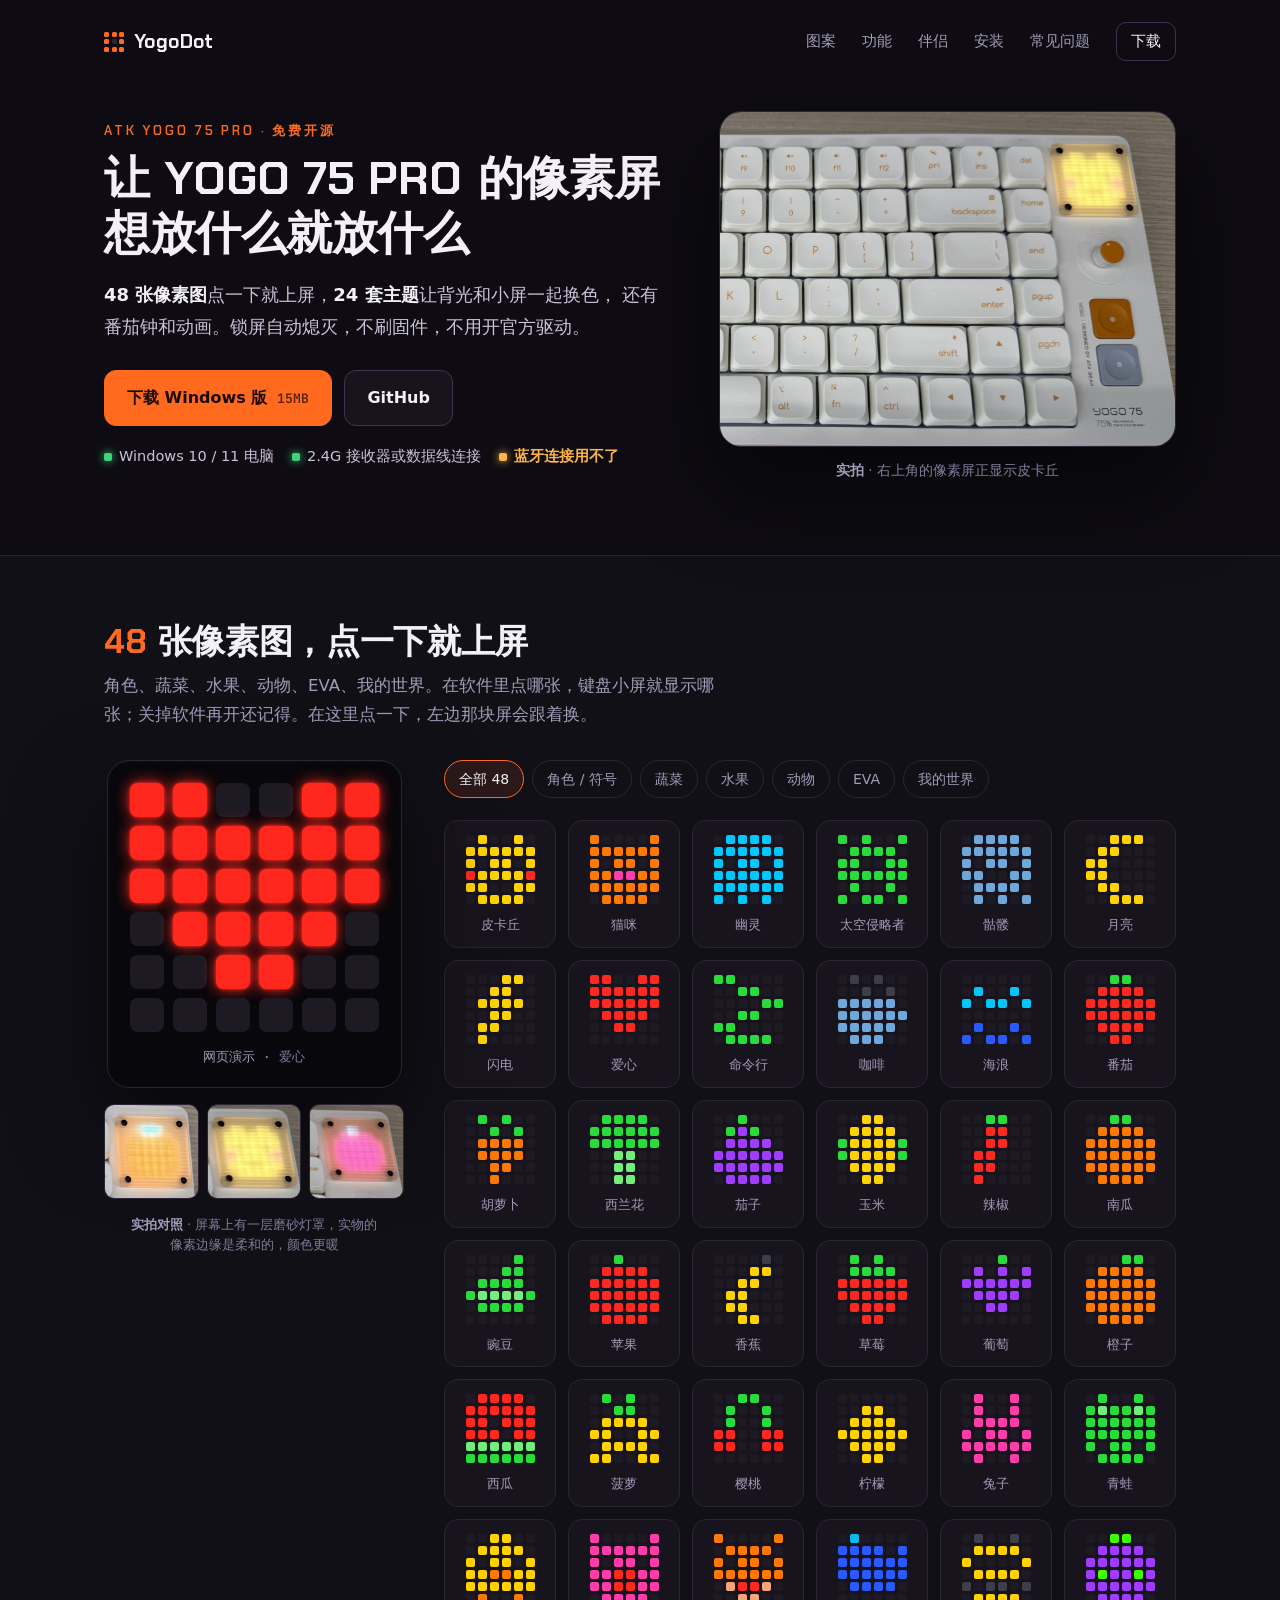
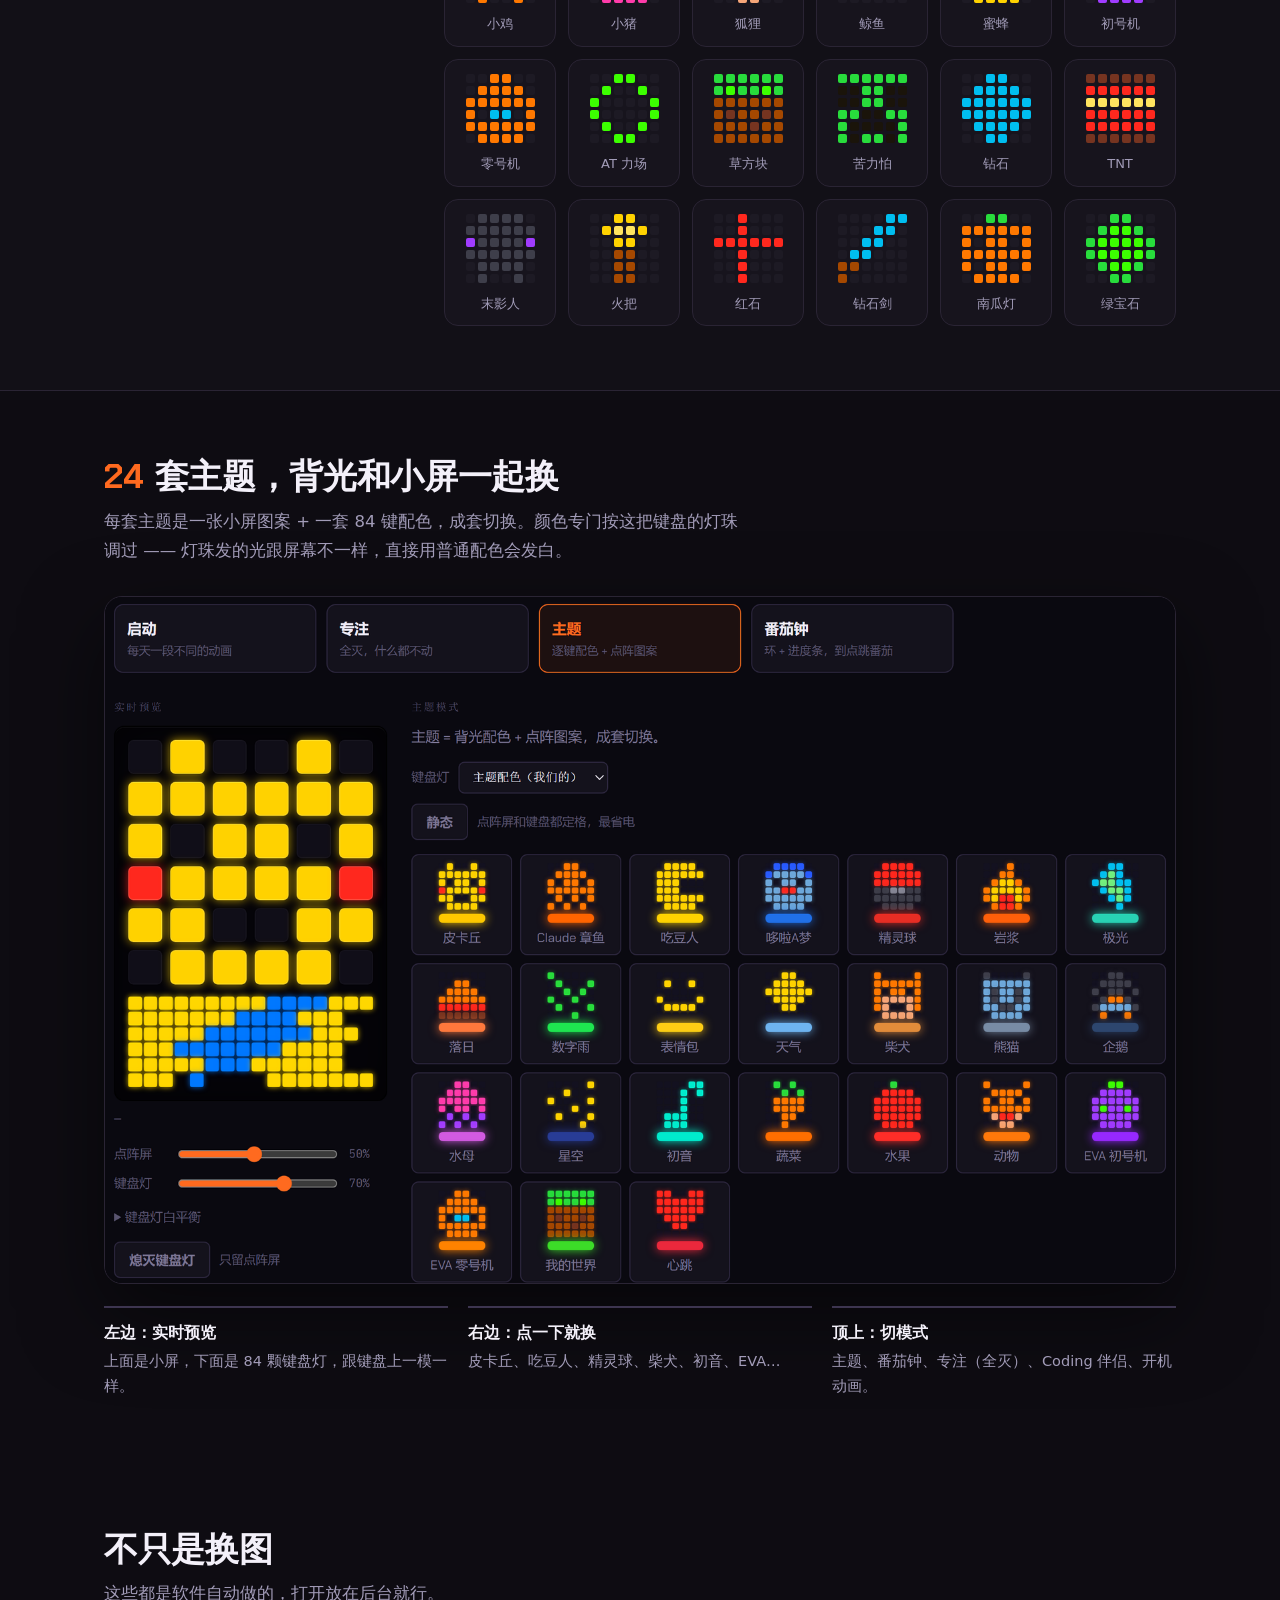
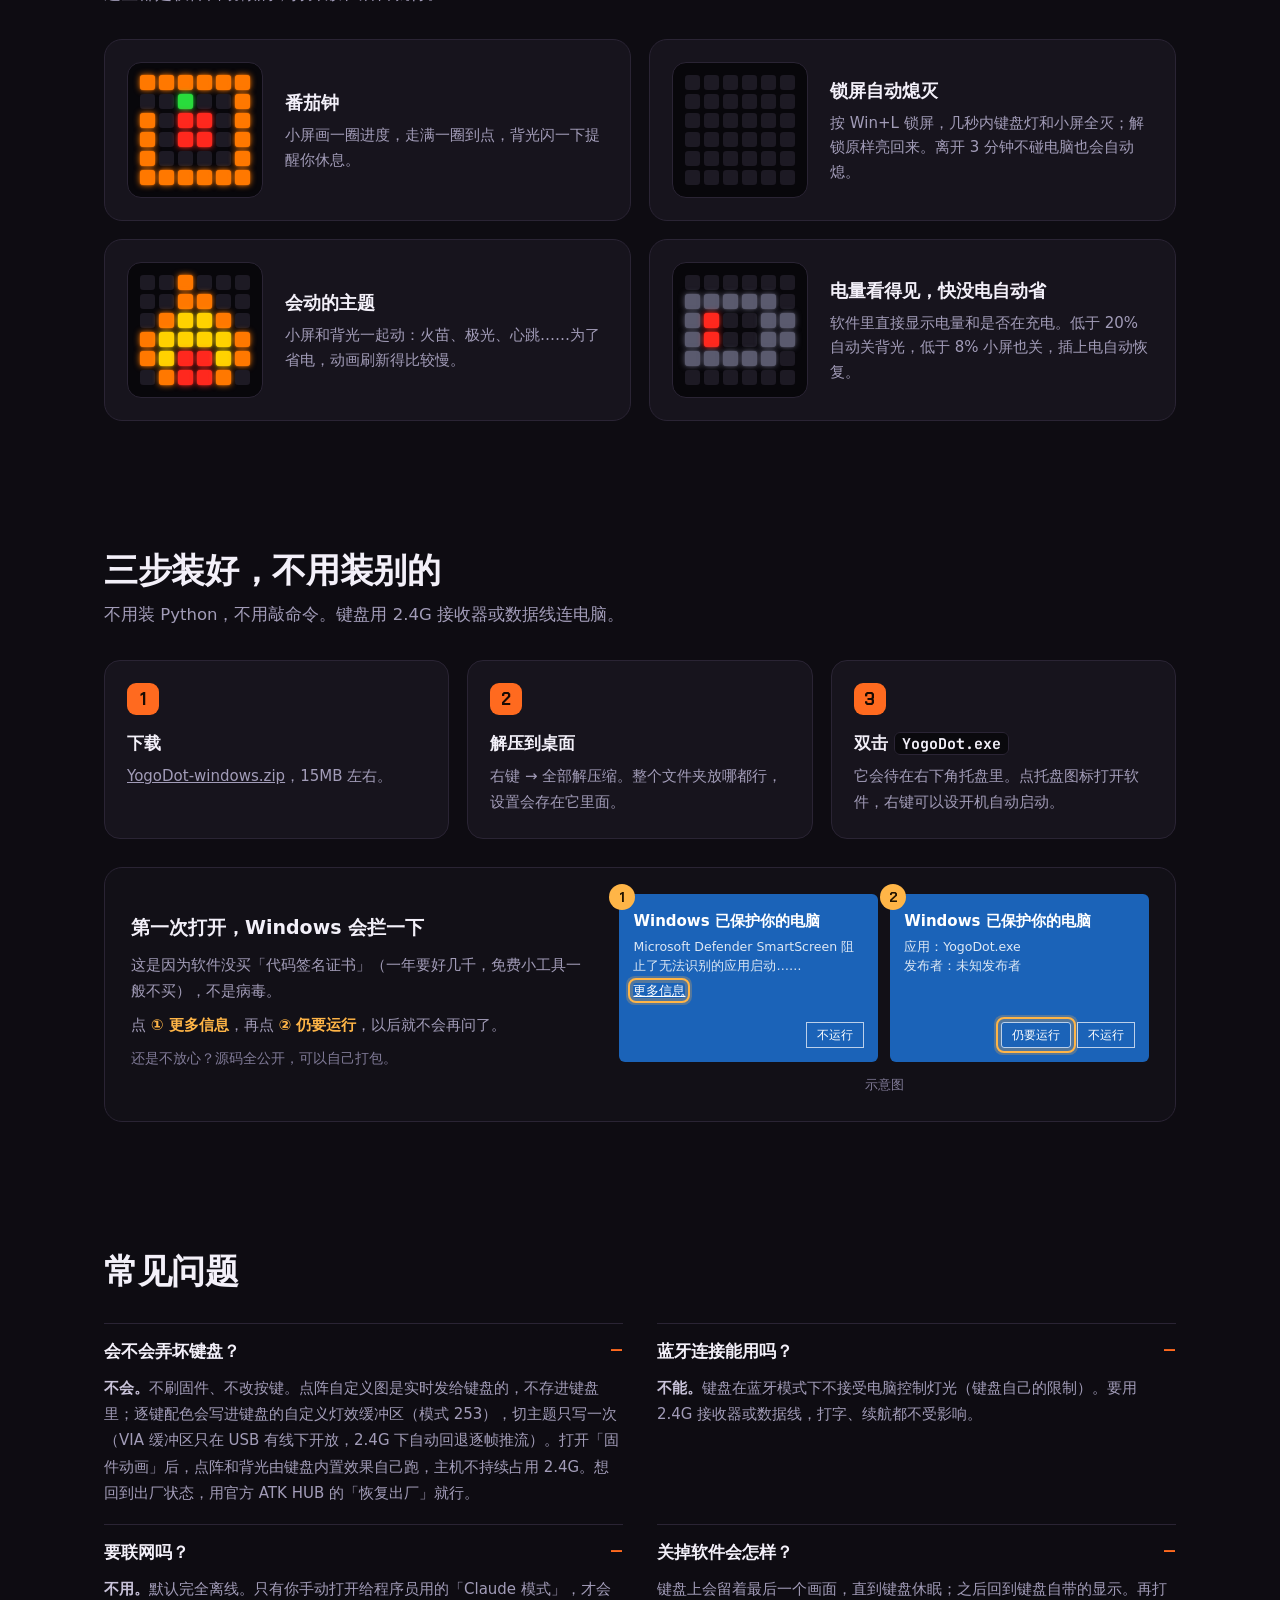
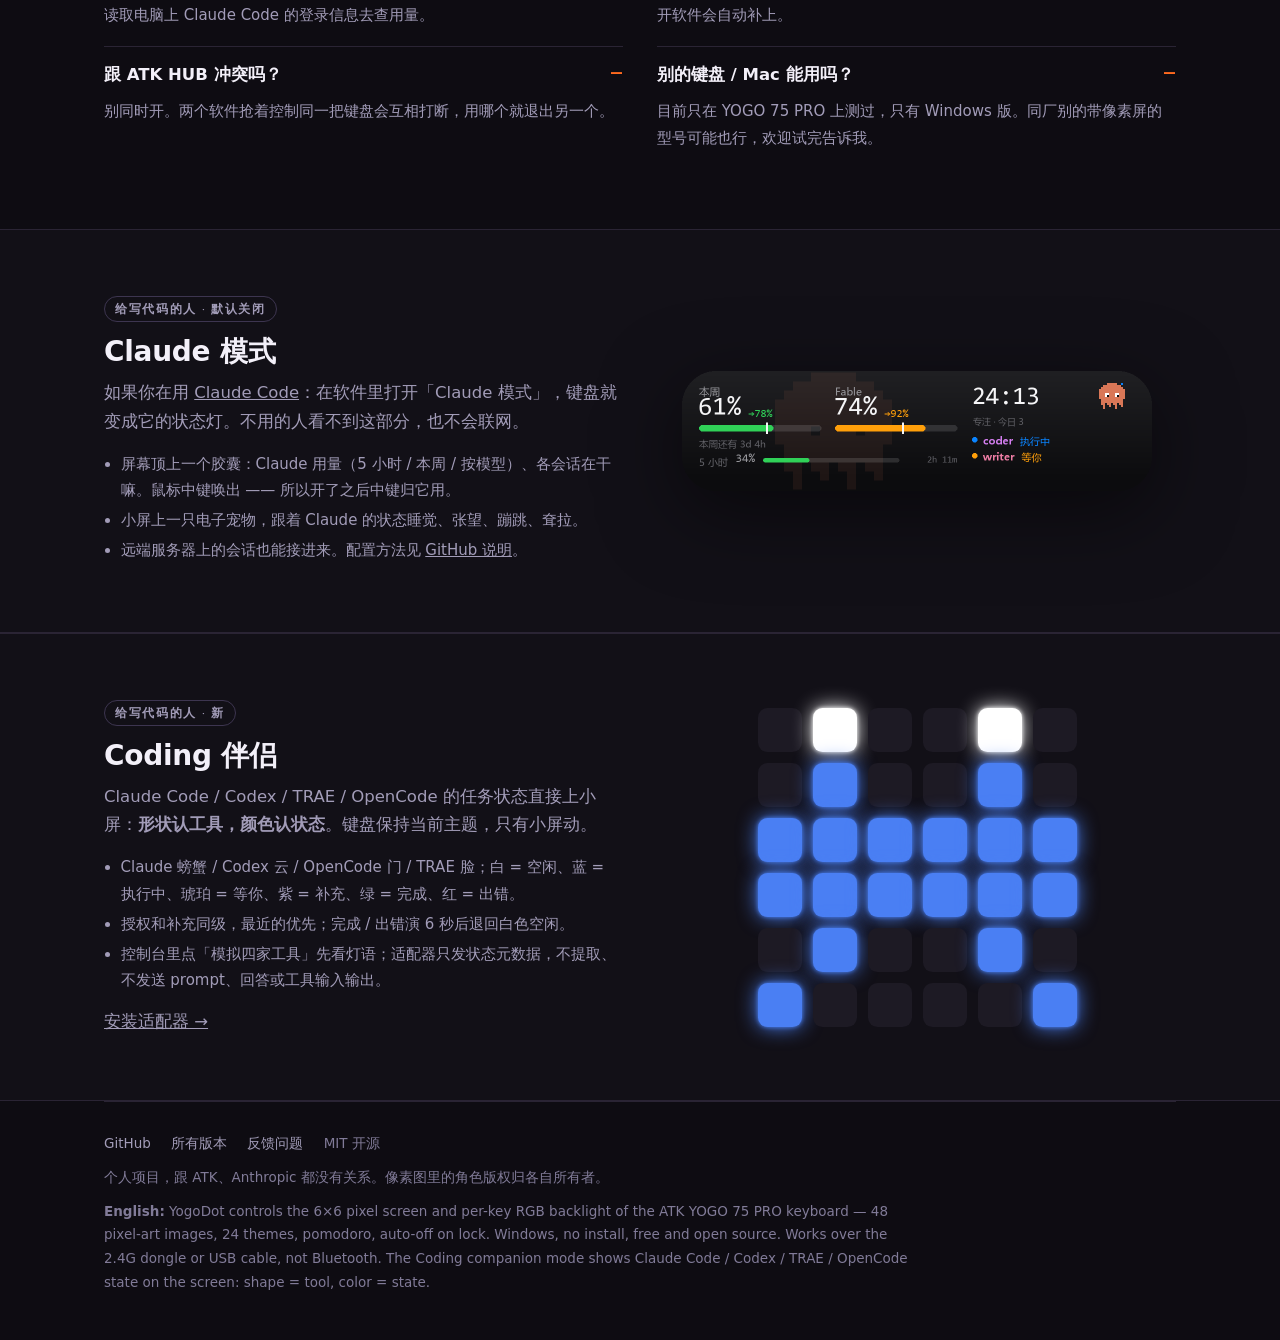
<file: docs/index.html>
<!doctype html>
<html lang="zh-CN">
<head>
<meta charset="utf-8">
<meta name="viewport" content="width=device-width,initial-scale=1">
<title>YogoDot — ATK YOGO 75 PRO 像素屏 / 背光控制软件（免费开源）</title>
<meta name="description" content="ATK YOGO 75 PRO（YOGO 75）键盘的像素屏（点阵屏）和 RGB 背光控制软件，ATK HUB 驱动之外的选择。48 张像素图点一下就上屏，24 套主题背光和小屏一起换，番茄钟、锁屏自动熄灭。Windows 免安装，免费开源。">
<meta name="keywords" content="ATK YOGO 75 PRO, YOGO 75, YOGO75 PRO, ATK HUB, ATK 驱动, 像素屏, 点阵屏, 键盘背光, 机械键盘, 开源">
<link rel="canonical" href="https://wednesque.github.io/yogodot/">
<meta property="og:title" content="YogoDot — 让 YOGO 75 PRO 的像素屏想放什么放什么">
<meta property="og:description" content="48 张像素图、24 套主题、番茄钟、锁屏自动熄灭。Windows 免安装，免费开源。">
<meta property="og:image" content="https://wednesque.github.io/yogodot/img/og.jpg">
<meta property="og:type" content="website">
<link rel="icon" href="data:image/svg+xml,%3Csvg xmlns='http://www.w3.org/2000/svg' viewBox='0 0 32 32'%3E%3Crect width='32' height='32' rx='7' fill='%23141019'/%3E%3Cg fill='%23FF6A1F'%3E%3Crect x='6' y='6' width='5' height='5' rx='1'/%3E%3Crect x='13.5' y='6' width='5' height='5' rx='1'/%3E%3Crect x='21' y='6' width='5' height='5' rx='1'/%3E%3Crect x='6' y='13.5' width='5' height='5' rx='1'/%3E%3Crect x='21' y='13.5' width='5' height='5' rx='1'/%3E%3Crect x='6' y='21' width='5' height='5' rx='1'/%3E%3Crect x='13.5' y='21' width='5' height='5' rx='1'/%3E%3Crect x='21' y='21' width='5' height='5' rx='1'/%3E%3C/g%3E%3C/svg%3E">
<script type="application/ld+json">
{"@context":"https://schema.org","@type":"SoftwareApplication","name":"YogoDot",
 "operatingSystem":"Windows 10, Windows 11","applicationCategory":"UtilitiesApplication",
 "description":"ATK YOGO 75 PRO 键盘像素屏与背光的控制软件：48 张像素图、24 套主题、番茄钟、锁屏自动熄灭。免安装，免费开源。",
 "url":"https://wednesque.github.io/yogodot/","downloadUrl":"https://github.com/Wednesque/yogodot/releases/latest/download/YogoDot-windows.zip",
 "codeRepository":"https://github.com/Wednesque/yogodot","license":"https://opensource.org/licenses/MIT",
 "offers":{"@type":"Offer","price":"0","priceCurrency":"CNY"}}
</script>
<style>
  /* 字体全部本地：Google Fonts 在国内常被墙，样式表挂着会让整页卡住等超时。
     中文用系统字体；拉丁字母用跟软件控制台同一款 Chakra Petch。 */
  @font-face{font-family:"Chakra Petch";font-weight:600;font-display:swap;src:url(fonts/chakra-600.woff2) format("woff2")}
  @font-face{font-family:"Chakra Petch";font-weight:700;font-display:swap;src:url(fonts/chakra-700.woff2) format("woff2")}
  @font-face{font-family:"JetBrains Mono";font-weight:100 800;font-display:swap;src:url(fonts/jetbrains-mono.woff2) format("woff2")}

  :root{
    --bg:#0e0c12; --bg2:#121017; --panel:#17141d; --line:#2a2434; --line2:#3d3550;
    --fg:#F3F0F9; --text:#C9C3DA; --dim:#A29CB8; --dim2:#817B98;
    --accent:#FF6A1F; --accent2:#FF8A4A; --warn:#FFB547; --ok:#3ED47A; --off:#1d1a24;
    --display:"Chakra Petch","PingFang SC","Microsoft YaHei",sans-serif;
    --sans:"PingFang SC","Microsoft YaHei","Noto Sans CJK SC","Source Han Sans SC",system-ui,sans-serif;
    --mono:"JetBrains Mono",ui-monospace,Consolas,monospace;
  }
  *{box-sizing:border-box}
  html{color-scheme:dark;scroll-behavior:smooth}
  body{margin:0;background:var(--bg);color:var(--text);font:16px/1.75 var(--sans);-webkit-font-smoothing:antialiased}
  a{color:inherit}
  img{max-width:100%;height:auto;display:block}   /* height:auto 必须有：<img> 带了 height 属性，只压宽度会把图拉长 */
  .wrap{max-width:1120px;margin:0 auto;padding:0 24px}
  .nw{white-space:nowrap}
  :focus-visible{outline:2px solid var(--accent2);outline-offset:3px;border-radius:6px}

  /* ── 顶栏 ── */
  header{display:flex;align-items:center;justify-content:space-between;padding:22px 0;gap:16px}
  .brand{display:flex;align-items:center;gap:10px;font:700 19px/1 var(--display);letter-spacing:.02em;text-decoration:none;color:var(--fg)}
  .brand i{display:grid;grid-template-columns:repeat(3,5px);gap:2.5px}
  .brand i b{width:5px;height:5px;border-radius:1.5px;background:var(--accent)}
  .brand i b.o{background:#2a2433}
  nav{display:flex;gap:26px;align-items:center}
  nav a{color:var(--dim);text-decoration:none;font-size:14.5px}
  nav a:hover{color:var(--fg)}
  nav a.dl{color:var(--fg);border:1px solid var(--line2);padding:6px 14px;border-radius:10px}
  nav a.dl:hover{border-color:var(--accent)}

  /* ── 首屏 ── */
  .hero{display:grid;grid-template-columns:1.1fr .9fr;gap:56px;align-items:center;padding:48px 0 72px}
  .eyebrow{font:600 13px/1 var(--display);letter-spacing:.22em;text-transform:uppercase;color:var(--accent)}
  h1{font-family:var(--sans);font-weight:800;font-size:46px;line-height:1.2;margin:14px 0 18px;color:var(--fg);letter-spacing:-.01em;text-wrap:balance}
  h1 .en{font-family:var(--display);font-weight:700;letter-spacing:0}
  .lead{font-size:18px;color:var(--text);max-width:31em;margin:0 0 28px}
  .lead b{color:var(--fg);font-weight:600}
  .cta{display:flex;gap:12px;flex-wrap:wrap;align-items:center}
  .btn{display:inline-flex;align-items:center;gap:10px;padding:13px 22px;border-radius:12px;text-decoration:none;font-weight:700;font-size:16px;
       border:1px solid var(--line2);color:var(--fg);background:var(--panel);transition:border-color .15s,transform .15s,background .15s}
  .btn:hover{border-color:var(--accent);transform:translateY(-1px)}
  .btn.primary{background:var(--accent);border-color:var(--accent);color:#1a0b03}
  .btn.primary:hover{background:var(--accent2);border-color:var(--accent2)}
  .btn small{font:600 13px/1 var(--mono);opacity:.75}
  .req{display:flex;flex-wrap:wrap;gap:8px 18px;margin-top:18px;font-size:14.5px}
  .req span{display:inline-flex;align-items:center;gap:7px;color:var(--text)}
  .req span::before{content:"";width:8px;height:8px;border-radius:2px;background:var(--ok);box-shadow:0 0 8px var(--ok)}
  .req span.no{color:var(--warn);font-weight:600}
  .req span.no::before{background:var(--warn);box-shadow:0 0 8px var(--warn)}
  .phone-note{display:none;margin-top:16px;padding:12px 14px;border:1px solid var(--line2);border-radius:12px;background:var(--bg2);font-size:14.5px;color:var(--text)}
  .phone-note b{color:var(--fg)}

  .photo{margin:0;justify-self:stretch}
  .photo img{width:100%;height:auto;border-radius:22px;border:1px solid var(--line);box-shadow:0 40px 90px rgba(0,0,0,.55)}
  .photo figcaption{font-size:13.5px;color:var(--dim2);margin-top:12px;text-align:center}
  .photo figcaption b{color:var(--dim);font-weight:600}
  .bezel{justify-self:center;background:#08070b;border:1px solid var(--line);border-radius:28px;padding:32px;
         box-shadow:0 40px 90px rgba(0,0,0,.6),inset 0 1px 0 rgba(255,255,255,.04)}
  .cap{font:500 12.5px/1.4 var(--mono);color:var(--dim2);text-align:center;margin-top:16px}
  .cap b{color:var(--dim);font-weight:500}

  /* 6×6 点阵：所有地方共用一套，大小由 --c(格) 和 --g(缝) 决定 */
  .dm{display:grid;grid-template-columns:repeat(6,var(--c));gap:var(--g)}
  .dm span{width:var(--c);height:var(--c);border-radius:calc(var(--c)*.22);background:var(--off);transition:background .3s ease,box-shadow .3s ease}
  .dm.glow span.on{box-shadow:0 0 calc(var(--c)*.45) var(--k),0 0 calc(var(--c)*.1) var(--k)}
  .dm.big{--c:44px;--g:11px}
  .dm.mid{--c:15px;--g:4px}
  .dm.sm{--c:8px;--g:2.5px}

  /* ── 通用区块 ── */
  section{padding:64px 0}
  .sec-head{max-width:40em;margin-bottom:30px}
  h2{font-family:var(--sans);font-weight:800;font-size:34px;line-height:1.25;margin:0 0 10px;color:var(--fg);letter-spacing:-.01em;text-wrap:balance}
  h2 .n{font-family:var(--display);color:var(--accent)}
  .sub{color:var(--dim);font-size:16.5px;margin:0}
  .band{background:var(--bg2);border-block:1px solid var(--line)}

  /* ── 图案墙：左边一块能点的演示屏 + 实拍对照，右边图案 ── */
  .pat{display:grid;grid-template-columns:300px minmax(0,1fr);gap:40px;align-items:start}
  .pat-side{position:sticky;top:24px;display:grid;gap:16px;justify-items:center;width:300px}
  .pat-side .bezel{padding:22px;border-radius:22px}
  .pat-side .dm.big{--c:34px;--g:9px}
  .real{display:grid;grid-template-columns:repeat(3,1fr);gap:8px;width:100%}
  .real img{width:100%;height:auto;aspect-ratio:1;object-fit:cover;border-radius:10px;border:1px solid var(--line)}
  .real-cap{font-size:13px;color:var(--dim2);text-align:center;max-width:250px;line-height:1.55}
  .real-cap b{color:var(--dim)}
  .cats{display:flex;flex-wrap:wrap;gap:8px;margin-bottom:22px}
  .cats button{font:inherit;font-size:14px;color:var(--dim);background:transparent;border:1px solid var(--line);border-radius:999px;padding:6px 14px;cursor:pointer}
  .cats button[aria-pressed="true"]{color:var(--fg);border-color:var(--accent);background:rgba(255,106,31,.1)}
  .wall{display:grid;grid-template-columns:repeat(auto-fill,minmax(96px,1fr));gap:12px}
  .tile{display:flex;flex-direction:column;align-items:center;gap:10px;padding:14px 6px 10px;background:var(--panel);border:1px solid var(--line);
        border-radius:14px;cursor:pointer;font:inherit;color:var(--dim);font-size:13px;transition:border-color .15s,transform .15s}
  .tile:hover{border-color:var(--line2);transform:translateY(-2px);color:var(--fg)}
  .tile[aria-pressed="true"]{border-color:var(--accent);color:var(--fg)}
  .tile .dm{--c:9px;--g:3px}
  .wall-note{margin-top:18px;color:var(--dim2);font-size:14px}

  /* ── 截图 ── */
  .shot{border:1px solid var(--line);border-radius:18px;overflow:hidden;background:#0a090d;box-shadow:0 30px 80px rgba(0,0,0,.5)}
  .shot-cap{display:grid;grid-template-columns:repeat(3,1fr);gap:20px;margin-top:22px}
  .shot-cap div{border-top:2px solid var(--line2);padding-top:12px;font-size:14.5px;color:var(--dim)}
  .shot-cap b{display:block;color:var(--fg);font-size:15.5px;margin-bottom:2px}

  /* ── 功能卡：每张配一块会动的小点阵 ── */
  .feats{display:grid;grid-template-columns:repeat(2,1fr);gap:18px}
  .feat{display:flex;gap:22px;align-items:center;background:var(--panel);border:1px solid var(--line);border-radius:18px;padding:22px}
  .feat .scr{flex:none;background:#08070b;border:1px solid var(--line);border-radius:14px;padding:12px}
  .feat h3{margin:0 0 4px;font-size:18px;color:var(--fg)}
  .feat p{margin:0;color:var(--dim);font-size:15px;line-height:1.65}

  /* ── 安装 ── */
  .steps{list-style:none;padding:0;margin:0;display:grid;grid-template-columns:repeat(3,1fr);gap:18px;counter-reset:s}
  .steps li{background:var(--panel);border:1px solid var(--line);border-radius:16px;padding:22px;counter-increment:s}
  .steps li::before{content:counter(s);display:grid;place-items:center;width:32px;height:32px;border-radius:9px;background:var(--accent);color:#1a0b03;
                    font:700 17px/1 var(--display);margin-bottom:14px}
  .steps b{display:block;color:var(--fg);font-size:17px;margin-bottom:4px}
  .steps p{margin:0;color:var(--dim);font-size:15px}
  code{font-family:var(--mono);font-size:.88em;background:#0a090d;border:1px solid var(--line);border-radius:6px;padding:1px 7px;color:var(--fg)}

  .ss{display:grid;grid-template-columns:1fr 1.15fr;gap:28px;align-items:center;margin-top:28px;padding:26px;border:1px solid var(--line);border-radius:18px;background:var(--bg2)}
  .ss h3{margin:0 0 8px;font-size:19px;color:var(--fg)}
  .ss p{margin:0 0 8px;color:var(--dim);font-size:15px}
  .ss-mock{display:grid;grid-template-columns:1fr 1fr;gap:12px}
  .win{position:relative;background:#1b63b8;color:#fff;border-radius:6px;padding:16px 14px 14px;font-size:12.5px;line-height:1.5;min-height:168px;display:flex;flex-direction:column}
  .win .t{font-size:15px;font-weight:600;margin-bottom:6px}
  .win .x{opacity:.85}
  .win .lnk{text-decoration:underline;margin-top:6px}
  .win .bts{margin-top:auto;display:flex;gap:6px;justify-content:flex-end;padding-top:10px}
  .win .bt{border:1px solid rgba(255,255,255,.7);padding:3px 10px;font-size:12px}
  .hl{outline:2.5px solid var(--warn);outline-offset:3px;border-radius:3px;box-shadow:0 0 0 7px rgba(255,181,71,.25)}
  .win .badge{position:absolute;top:-10px;left:-10px;width:26px;height:26px;border-radius:50%;background:var(--warn);color:#241500;display:grid;place-items:center;font:700 14px/1 var(--display)}
  .mock-cap{grid-column:1/-1;font-size:12.5px;color:var(--dim2);text-align:center}

  /* ── 常见问题 ── */
  .faq{display:grid;grid-template-columns:1fr 1fr;gap:4px 34px}
  .faq details{border-top:1px solid var(--line);padding:14px 0}
  .faq summary{font-weight:700;color:var(--fg);font-size:16.5px;cursor:pointer;list-style:none;display:flex;justify-content:space-between;gap:12px}
  .faq summary::-webkit-details-marker{display:none}
  .faq summary::after{content:"+";color:var(--accent);font:600 20px/1 var(--display)}
  .faq details[open] summary::after{content:"–"}
  .faq details p{margin:8px 0 0;color:var(--dim);font-size:15px}
  .faq details p b{color:var(--text)}

  /* ── Claude 模式（给写代码的人，放在后面） ── */
  .dev{display:grid;grid-template-columns:1fr 1fr;gap:36px;align-items:center}
  .dev .tag{display:inline-block;font:600 12px/1 var(--display);letter-spacing:.14em;text-transform:uppercase;color:var(--dim);border:1px solid var(--line2);border-radius:999px;padding:6px 10px;margin-bottom:12px}
  .dev ul{margin:14px 0 0;padding-left:1.1em;color:var(--dim);font-size:15px}
  .dev li{margin:4px 0}
  .dev img{max-width:470px;width:100%;margin-inline:auto;filter:drop-shadow(0 20px 40px rgba(0,0,0,.5))}

  footer{border-top:1px solid var(--line);padding:30px 0 46px;color:var(--dim2);font-size:13.5px;display:grid;gap:10px}
  footer .links a{color:var(--dim);text-decoration:none;margin-right:16px}
  footer .links a:hover{color:var(--fg)}
  footer .en{color:var(--dim2);max-width:60em}

  /* ── 手机 ── */
  @media (max-width:860px){
    nav a:not(.dl){display:none}
    .hero{grid-template-columns:1fr;gap:28px;padding:18px 0 48px}
    .hero .photo{order:-1}
    .pat{grid-template-columns:minmax(0,1fr);gap:26px}
    .pat-side{position:static;width:auto;max-width:340px;margin-inline:auto}
    .pat-side .dm.big{--c:30px;--g:7px}
    h1{font-size:26px}
    .lead{font-size:16.5px}
    .phone-note{display:block}
    section{padding:48px 0}
    h2{font-size:26px}
    .wall{grid-template-columns:repeat(4,1fr);gap:8px}
    .tile{padding:10px 2px 8px;gap:7px;font-size:12px}
    .tile .dm{--c:7px;--g:2px}
    .wall.fold .tile:nth-child(n+17){display:none}
    .shot-cap,.feats,.steps,.faq,.dev,.ss{grid-template-columns:1fr}
    .ss-mock{gap:10px}
    .win{font-size:10.5px;padding:12px 9px 10px;min-height:142px}
    .win .t{font-size:12.5px}
    .win .bt{font-size:10.5px;padding:2px 6px}
    .shot-cap{gap:12px}
    .feat{padding:16px;gap:16px}
    .ss{padding:18px}
  }
  .more{display:none;margin:16px auto 0;font:inherit;font-size:15px;color:var(--fg);background:var(--panel);border:1px solid var(--line2);border-radius:12px;padding:10px 18px;cursor:pointer}
  @media (max-width:860px){ .wall.fold + .more{display:block} }
  @media (prefers-reduced-motion:reduce){ .dm span,.tile,.btn{transition:none} html{scroll-behavior:auto} }
</style>
</head>
<body>
<div class="wrap">
  <header>
    <a class="brand" href="./" aria-label="YogoDot 首页"><i><b></b><b></b><b></b><b></b><b class="o"></b><b></b><b></b><b></b><b></b></i>YogoDot</a>
    <nav>
      <a href="#patterns">图案</a>
      <a href="#features">功能</a>
      <a href="#companion">伴侣</a>
      <a href="#install">安装</a>
      <a href="#faq">常见问题</a>
      <a class="dl" href="https://github.com/Wednesque/yogodot/releases/latest/download/YogoDot-windows.zip">下载</a>
    </nav>
  </header>

  <section class="hero" style="padding-top:28px">
    <div>
      <div class="eyebrow">ATK YOGO 75 PRO · 免费开源</div>
      <h1>让 <span class="en nw">YOGO 75 PRO</span> 的像素屏<br>想放什么就放什么</h1>
      <p class="lead"><b>48 张像素图</b>点一下就上屏，<b>24 套主题</b>让背光和小屏一起换色，
        还有番茄钟和动画。锁屏自动熄灭，不刷固件，不用开官方驱动。</p>
      <div class="cta">
        <a class="btn primary" href="https://github.com/Wednesque/yogodot/releases/latest/download/YogoDot-windows.zip">下载 Windows 版 <small>15MB</small></a>
        <a class="btn" href="https://github.com/Wednesque/yogodot">GitHub</a>
      </div>
      <div class="req" aria-label="使用条件">
        <span>Windows 10 / 11 电脑</span>
        <span>2.4G 接收器或数据线连接</span>
        <span class="no">蓝牙连接用不了</span>
      </div>
      <div class="phone-note">这是 <b>Windows 电脑软件</b>，手机上下载了打不开。先收藏这个页面，回到电脑上再下。</div>
    </div>
    <figure class="photo">
      <img src="img/photo-hero.jpg" alt="实拍：ATK YOGO 75 PRO 右上角的像素屏正显示皮卡丘" width="1400" height="1026" fetchpriority="high">
      <figcaption><b>实拍</b> · 右上角的像素屏正显示皮卡丘</figcaption>
    </figure>
  </section>
</div>

<section class="band" id="patterns">
  <div class="wrap">
    <div class="sec-head">
      <h2><span class="n">48</span> 张像素图，点一下就上屏</h2>
      <p class="sub">角色、蔬菜、水果、动物、EVA、我的世界。在软件里点哪张，键盘小屏就显示哪张；关掉软件再开还记得。在这里点一下，左边那块屏会跟着换。</p>
    </div>
    <div class="pat">
      <div class="pat-side">
        <div class="bezel">
          <div class="dm big glow" id="demo" role="img" aria-label="6×6 像素屏演示"></div>
          <div class="cap" id="demoCap"><b>网页演示</b></div>
        </div>
        <div class="real">
          <img src="img/real-1.jpg" alt="实拍：像素屏显示橙色图案" width="298" height="298" loading="lazy">
          <img src="img/real-2.jpg" alt="实拍：像素屏显示皮卡丘" width="304" height="304" loading="lazy">
          <img src="img/real-3.jpg" alt="实拍：像素屏显示粉色图案" width="304" height="304" loading="lazy">
        </div>
        <div class="real-cap"><b>实拍对照</b> · 屏幕上有一层磨砂灯罩，实物的像素边缘是柔和的，颜色更暖</div>
      </div>
      <div>
        <div class="cats" id="cats" role="group" aria-label="按分类筛选"></div>
        <div class="wall fold" id="wall"></div>
        <button class="more" id="more" type="button">看全部 48 张</button>
      </div>
    </div>
  </div>
</section>

<div class="wrap">
  <section id="themes">
    <div class="sec-head">
      <h2><span class="n">24</span> 套主题，背光和小屏一起换</h2>
      <p class="sub">每套主题是一张小屏图案 + 一套 84 键配色，成套切换。颜色专门按这把键盘的灯珠调过 —— 灯珠发的光跟屏幕不一样，直接用普通配色会发白。</p>
    </div>
    <div class="shot"><img src="img/console.png" alt="YogoDot 软件界面：左边是像素屏和键盘背光的实时预览，右边是 24 套主题" width="1600" height="1026" loading="lazy"></div>
    <div class="shot-cap">
      <div><b>左边：实时预览</b>上面是小屏，下面是 84 颗键盘灯，跟键盘上一模一样。</div>
      <div><b>右边：点一下就换</b>皮卡丘、吃豆人、精灵球、柴犬、初音、EVA…</div>
      <div><b>顶上：切模式</b>主题、番茄钟、专注（全灭）、Coding 伴侣、开机动画。</div>
    </div>
  </section>

  <section id="features">
    <div class="sec-head">
      <h2>不只是换图</h2>
      <p class="sub">这些都是软件自动做的，打开放在后台就行。</p>
    </div>
    <div class="feats">
      <div class="feat"><div class="scr"><div class="dm mid glow" id="demoPom" aria-hidden="true"></div></div>
        <div><h3>番茄钟</h3><p>小屏画一圈进度，走满一圈到点，背光闪一下提醒你休息。</p></div></div>
      <div class="feat"><div class="scr"><div class="dm mid glow" id="demoLock" aria-hidden="true"></div></div>
        <div><h3>锁屏自动熄灭</h3><p>按 Win+L 锁屏，几秒内键盘灯和小屏全灭；解锁原样亮回来。离开 3 分钟不碰电脑也会自动熄。</p></div></div>
      <div class="feat"><div class="scr"><div class="dm mid glow" id="demoFire" aria-hidden="true"></div></div>
        <div><h3>会动的主题</h3><p>小屏和背光一起动：火苗、极光、心跳……为了省电，动画刷新得比较慢。</p></div></div>
      <div class="feat"><div class="scr"><div class="dm mid glow" id="demoBatt" aria-hidden="true"></div></div>
        <div><h3>电量看得见，快没电自动省</h3><p>软件里直接显示电量和是否在充电。低于 20% 自动关背光，低于 8% 小屏也关，插上电自动恢复。</p></div></div>
    </div>
  </section>

  <section id="install">
    <div class="sec-head">
      <h2>三步装好，不用装别的</h2>
      <p class="sub">不用装 Python，不用敲命令。键盘用 2.4G 接收器或数据线连电脑。</p>
    </div>
    <ol class="steps">
      <li><b>下载</b><p><a href="https://github.com/Wednesque/yogodot/releases/latest/download/YogoDot-windows.zip">YogoDot-windows.zip</a>，15MB 左右。</p></li>
      <li><b>解压到桌面</b><p>右键 → 全部解压缩。整个文件夹放哪都行，设置会存在它里面。</p></li>
      <li><b>双击 <code>YogoDot.exe</code></b><p>它会待在右下角托盘里。点托盘图标打开软件，右键可以设开机自动启动。</p></li>
    </ol>

    <div class="ss">
      <div>
        <h3>第一次打开，Windows 会拦一下</h3>
        <p>这是因为软件没买「代码签名证书」（一年要好几千，免费小工具一般不买），不是病毒。</p>
        <p>点 <b style="color:var(--warn)">① 更多信息</b>，再点 <b style="color:var(--warn)">② 仍要运行</b>，以后就不会再问了。</p>
        <p style="font-size:13.5px;color:var(--dim2)">还是不放心？源码全公开，可以自己打包。</p>
      </div>
      <div class="ss-mock" aria-hidden="true">
        <div class="win"><span class="badge">1</span>
          <div class="t">Windows 已保护你的电脑</div>
          <div class="x">Microsoft Defender SmartScreen 阻止了无法识别的应用启动……</div>
          <div class="lnk"><span class="hl">更多信息</span></div>
          <div class="bts"><span class="bt">不运行</span></div>
        </div>
        <div class="win"><span class="badge">2</span>
          <div class="t">Windows 已保护你的电脑</div>
          <div class="x">应用：YogoDot.exe<br>发布者：未知发布者</div>
          <div class="bts"><span class="bt hl">仍要运行</span><span class="bt">不运行</span></div>
        </div>
        <div class="mock-cap">示意图</div>
      </div>
    </div>
  </section>

  <section id="faq">
    <div class="sec-head"><h2>常见问题</h2></div>
    <div class="faq">
      <details><summary>会不会弄坏键盘？</summary><p><b>不会。</b>不刷固件、不改按键。点阵自定义图是实时发给键盘的，不存进键盘里；逐键配色会写进键盘的自定义灯效缓冲区（模式 253），切主题只写一次（VIA 缓冲区只在 USB 有线下开放，2.4G 下自动回退逐帧推流）。打开「固件动画」后，点阵和背光由键盘内置效果自己跑，主机不持续占用 2.4G。想回到出厂状态，用官方 ATK HUB 的「恢复出厂」就行。</p></details>
      <details><summary>蓝牙连接能用吗？</summary><p><b>不能。</b>键盘在蓝牙模式下不接受电脑控制灯光（键盘自己的限制）。要用 2.4G 接收器或数据线，打字、续航都不受影响。</p></details>
      <details><summary>要联网吗？</summary><p><b>不用。</b>默认完全离线。只有你手动打开给程序员用的「Claude 模式」，才会读取电脑上 Claude Code 的登录信息去查用量。</p></details>
      <details><summary>关掉软件会怎样？</summary><p>键盘上会留着最后一个画面，直到键盘休眠；之后回到键盘自带的显示。再打开软件会自动补上。</p></details>
      <details><summary>跟 ATK HUB 冲突吗？</summary><p>别同时开。两个软件抢着控制同一把键盘会互相打断，用哪个就退出另一个。</p></details>
      <details><summary>别的键盘 / Mac 能用吗？</summary><p>目前只在 YOGO 75 PRO 上测过，只有 Windows 版。同厂别的带像素屏的型号可能也行，欢迎试完告诉我。</p></details>
    </div>
  </section>
</div>

<section class="band" id="claude">
  <div class="wrap dev">
    <div>
      <span class="tag">给写代码的人 · 默认关闭</span>
      <h2 style="font-size:28px">Claude 模式</h2>
      <p class="sub">如果你在用 <a href="https://claude.com/claude-code">Claude Code</a>：在软件里打开「Claude 模式」，键盘就变成它的状态灯。不用的人看不到这部分，也不会联网。</p>
      <ul>
        <li>屏幕顶上一个胶囊：Claude 用量（5 小时 / 本周 / 按模型）、各会话在干嘛。鼠标中键唤出 —— 所以开了之后中键归它用。</li>
        <li>小屏上一只电子宠物，跟着 Claude 的状态睡觉、张望、蹦跳、耷拉。</li>
        <li>远端服务器上的会话也能接进来。配置方法见 <a href="https://github.com/Wednesque/yogodot#claude-模式">GitHub 说明</a>。</li>
      </ul>
    </div>
    <img src="img/capsule.png" alt="Claude 模式的顶部胶囊：显示用量百分比、番茄钟和会话状态" width="940" height="240" loading="lazy">
  </div>
</section>

<section class="band" id="companion">
  <div class="wrap dev">
    <div>
      <span class="tag">给写代码的人 · 新</span>
      <h2 style="font-size:28px">Coding 伴侣</h2>
      <p class="sub">Claude Code / Codex / TRAE / OpenCode 的任务状态直接上小屏：<b>形状认工具，颜色认状态</b>。键盘保持当前主题，只有小屏动。</p>
      <ul>
        <li>Claude 螃蟹 / Codex 云 / OpenCode 门 / TRAE 脸；白 = 空闲、蓝 = 执行中、琥珀 = 等你、紫 = 补充、绿 = 完成、红 = 出错。</li>
        <li>授权和补充同级，最近的优先；完成 / 出错演 6 秒后退回白色空闲。</li>
        <li>控制台里点「模拟四家工具」先看灯语；适配器只发状态元数据，不提取、不发送 prompt、回答或工具输入输出。</li>
      </ul>
      <p class="sub" style="margin-top:14px"><a href="https://github.com/Wednesque/yogodot/tree/main/remote/companion">安装适配器 →</a></p>
    </div>
    <div style="display:flex;justify-content:center">
      <div class="dm big glow" id="demoCompanion" aria-hidden="true"></div>
    </div>
  </div>
</section>

<div class="wrap">
  <footer>
    <div class="links">
      <a href="https://github.com/Wednesque/yogodot">GitHub</a>
      <a href="https://github.com/Wednesque/yogodot/releases">所有版本</a>
      <a href="https://github.com/Wednesque/yogodot/issues">反馈问题</a>
      <span>MIT 开源</span>
    </div>
    <div>个人项目，跟 ATK、Anthropic 都没有关系。像素图里的角色版权归各自所有者。</div>
    <div class="en"><b>English:</b> YogoDot controls the 6×6 pixel screen and per-key RGB backlight of the ATK YOGO 75 PRO keyboard — 48 pixel-art images, 24 themes, pomodoro, auto-off on lock. Windows, no install, free and open source. Works over the 2.4G dongle or USB cable, not Bluetooth. The Coding companion mode shows Claude Code / Codex / TRAE / OpenCode state on the screen: shape = tool, color = state.</div>
  </footer>
</div>

<script src="data.js"></script>
<script>
(function(){
  const PAL = window.YD_PAL || {}, ART = window.YD_ART || [];
  const reduce = matchMedia('(prefers-reduced-motion: reduce)').matches;

  /* 一块 6×6 点阵：返回 paint(rows | 颜色数组) */
  function matrix(el){
    const cells = [];
    for(let i=0;i<36;i++){ const s=document.createElement('span'); el.appendChild(s); cells.push(s); }
    return function paint(src){
      for(let i=0;i<36;i++){
        const r=Math.floor(i/6), c=i%6;
        const col = typeof src[0]==='string' ? PAL[src[r][c]] : src[r][c];
        const s=cells[i];
        if(col){ s.style.background=col; s.style.setProperty('--k',col); s.classList.add('on'); }
        else   { s.style.background=''; s.classList.remove('on'); }
      }
    };
  }
  const byName = n => (ART.find(a=>a[1]===n)||[])[2];

  /* ── 演示屏：轮播图案库里的真图，点图案墙就换 ── */
  const hero = matrix(document.getElementById('demo')), heroCap = document.getElementById('demoCap');
  const reel = ['皮卡丘','爱心','苦力怕','樱桃','幽灵','初号机','西瓜','太空侵略者','狐狸','钻石'].filter(byName);
  let ri = 0, hold = 0;
  function showHero(name){ hero(byName(name)); heroCap.innerHTML = '<b>网页演示</b> · ' + name; }
  showHero(reel[0]);
  if(!reduce) setInterval(()=>{ if(Date.now()<hold) return; ri=(ri+1)%reel.length; showHero(reel[ri]); }, 2200);

  /* ── 图案墙 ── */
  const wall = document.getElementById('wall'), catsEl = document.getElementById('cats');
  const cats = ['全部', ...new Set(ART.map(a=>a[0]))];
  let cur = '全部';
  function renderWall(){
    wall.innerHTML = '';
    ART.filter(a => cur==='全部' || a[0]===cur).forEach(([cat,name,rows])=>{
      const b = document.createElement('button');
      b.type='button'; b.className='tile'; b.setAttribute('aria-pressed','false'); b.setAttribute('aria-label','在上面的屏幕上显示：'+name);
      const d = document.createElement('div'); d.className='dm'; b.appendChild(d); matrix(d)(rows);
      const t = document.createElement('span'); t.textContent=name; b.appendChild(t);
      b.addEventListener('click', ()=>{
        wall.querySelectorAll('.tile').forEach(x=>x.setAttribute('aria-pressed', String(x===b)));
        hold = Date.now()+9000; showHero(name);
      });
      wall.appendChild(b);
    });
  }
  cats.forEach(c=>{
    const b=document.createElement('button'); b.type='button'; b.textContent = c==='全部' ? '全部 '+ART.length : c;
    b.setAttribute('aria-pressed', String(c===cur));
    b.addEventListener('click', ()=>{ cur=c; catsEl.querySelectorAll('button').forEach(x=>x.setAttribute('aria-pressed', String(x===b)));
      wall.classList.toggle('fold', c==='全部' && !opened); renderWall(); });
    catsEl.appendChild(b);
  });
  let opened = false;
  document.getElementById('more').addEventListener('click', e=>{ opened=true; wall.classList.remove('fold'); e.currentTarget.style.display='none'; });
  renderWall();

  /* ── 功能卡的小动画（刷新率跟软件一样压得很低） ── */
  const O='#FF7800', R='#FF281E', G='#28DC3C', Y='#FFD200';
  const blank = () => Array.from({length:6},()=>Array(6).fill(null));

  // 番茄钟：外圈 20 格顺时针走，中间一颗番茄
  const ring = [];
  for(let c=0;c<6;c++) ring.push([0,c]); for(let r=1;r<6;r++) ring.push([r,5]);
  for(let c=4;c>=0;c--) ring.push([5,c]); for(let r=4;r>=1;r--) ring.push([r,0]);
  const pom = matrix(document.getElementById('demoPom')); let pk = 0;
  function pomFrame(){ const g=blank(); for(let i=0;i<ring.length;i++) g[ring[i][0]][ring[i][1]] = i<pk ? O : null;
    g[2][2]=g[2][3]=g[3][2]=g[3][3]=R; g[1][2]=G; if(pk>=ring.length && (pk%2)) ring.forEach(([r,c])=>g[r][c]=Y); pom(g);
    pk = pk>=ring.length+4 ? 0 : pk+1; }
  pk = 13; pomFrame();

  // 锁屏：亮着 → 全灭 → 亮回来
  const lock = matrix(document.getElementById('demoLock')); const heart = byName('爱心'); let lt = 0;
  function lockFrame(){ lock(lt<5 ? heart : blank()); lt = (lt+1)%8; }
  lockFrame();

  // Coding 伴侣：蓝色 Claude 螃蟹，白眼睛
  const comp = matrix(document.getElementById('demoCompanion'));
  const CB = '#4A7FF3', CW = '#FFFFFF';
  comp([
    [null, CW, null, null, CW, null],
    [null, CB, null, null, CB, null],
    [CB, CB, CB, CB, CB, CB],
    [CB, CB, CB, CB, CB, CB],
    [null, CB, null, null, CB, null],
    [CB, null, null, null, null, CB],
  ]);

  // 会动的主题：火苗（三帧）
  const fire = matrix(document.getElementById('demoFire'));
  const F = [['...o..','..oo..','.oyyo.','oyyyyo','oyrryo','.orro.'],
             ['..o...','..oo..','.oyyo.','oyyyyo','oyrryo','.orro.'],
             ['...o..','...oo.','.oyyo.','oyyyyo','oyrryo','.orro.']];
  let ft = 0; function fireFrame(){ fire(F[ft]); ft=(ft+1)%F.length; } fireFrame();

  // 电量：条从满往下掉，掉到低电变红，然后「充电」回满
  const batt = matrix(document.getElementById('demoBatt')); let bl = 3, dir = -1;
  function battFrame(){ const g=blank(), S='#5A5A6E', col = bl<=1 ? R : G;
    for(let c=0;c<5;c++){ g[1][c]=g[4][c]=S; }                       // 电池外壳
    g[2][0]=g[3][0]=g[2][4]=g[3][4]=S; g[2][5]=g[3][5]=S;           // 左右边 + 正极
    for(let i=0;i<bl;i++){ g[2][1+i]=g[3][1+i]=col; }                // 电量 0-3 格
    batt(g); bl += dir; if(bl<=0) dir=1; if(bl>=3) dir=-1; }
  battFrame();

  // 常见问题：桌面默认全展开（答案本身就是在建立信任），手机上收起省地方
  if(matchMedia('(min-width: 861px)').matches) document.querySelectorAll('.faq details').forEach(d=>d.open=true);

  if(!reduce){
    setInterval(pomFrame, 500);
    setInterval(lockFrame, 500);
    setInterval(fireFrame, 170);          // 约 6 帧/秒，跟软件的限速一样
    setInterval(battFrame, 800);
  }
})();
</script>
</body>
</html>
</file>
